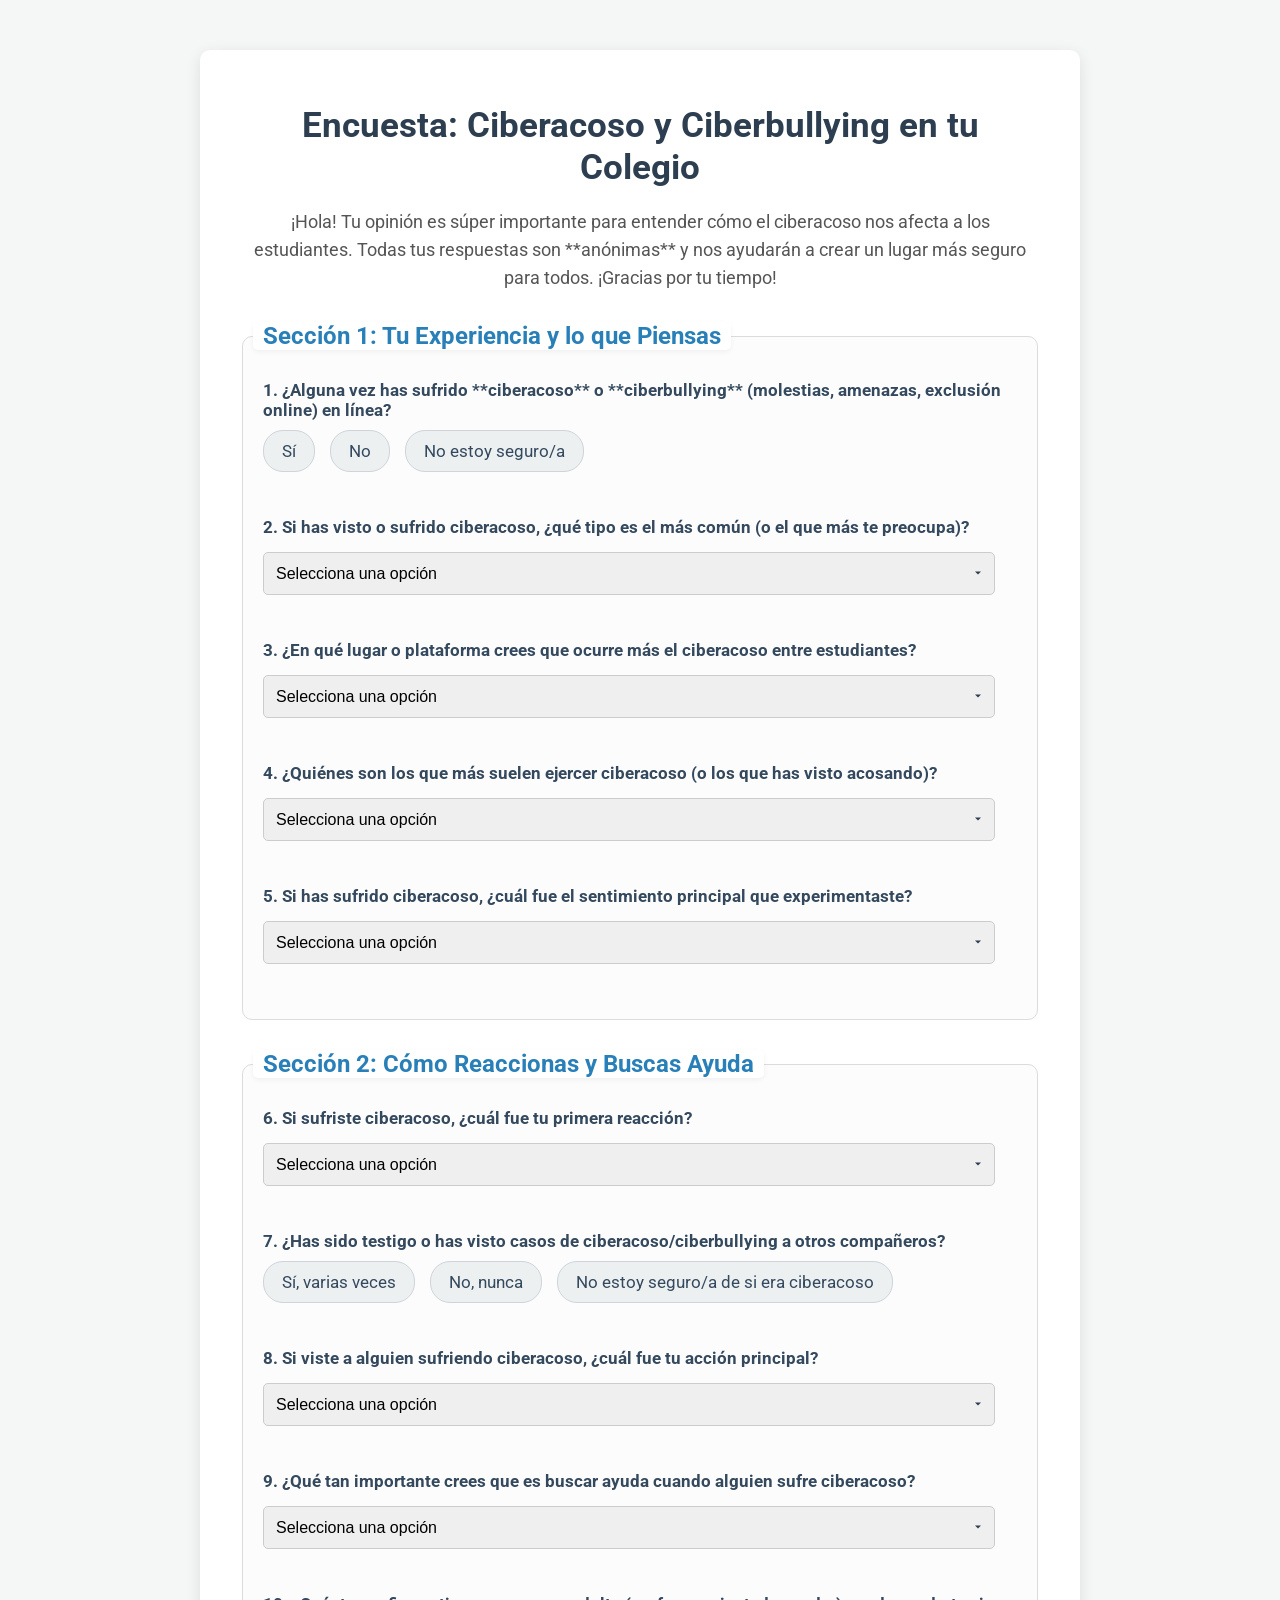
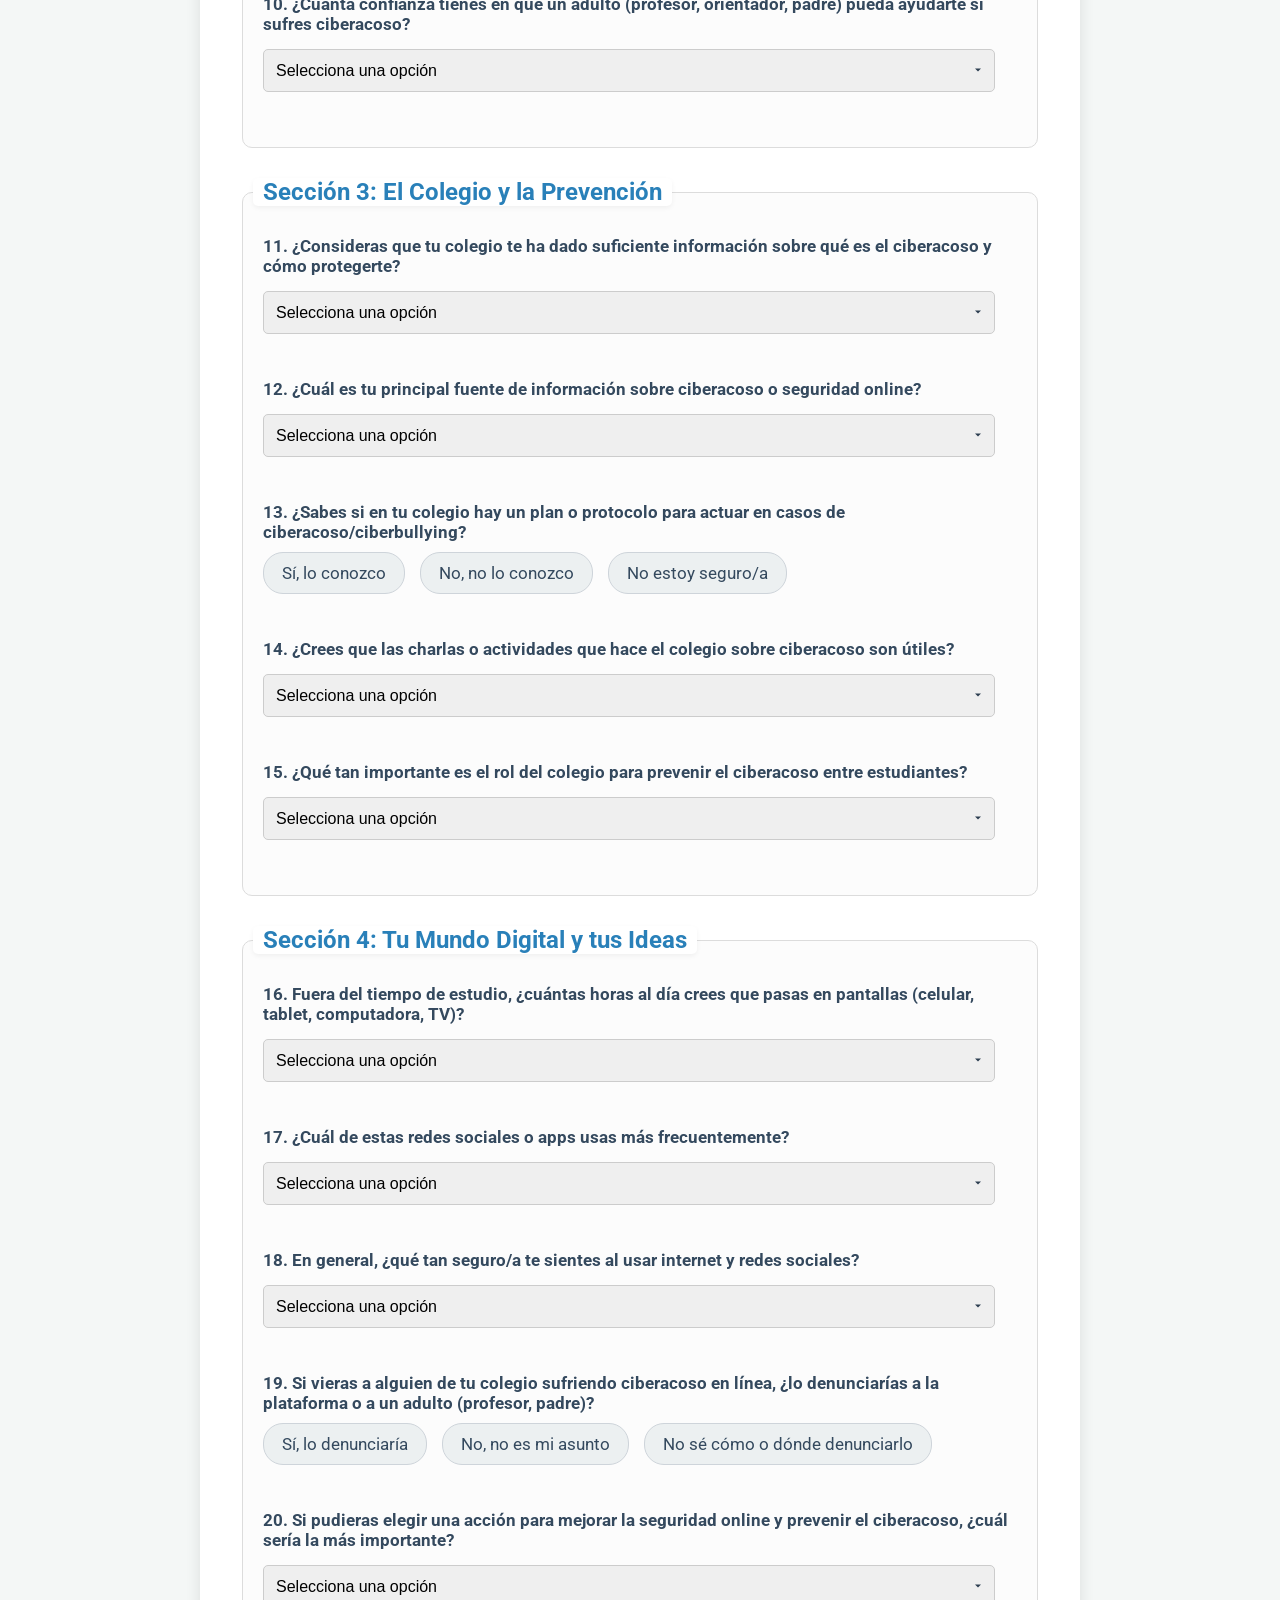
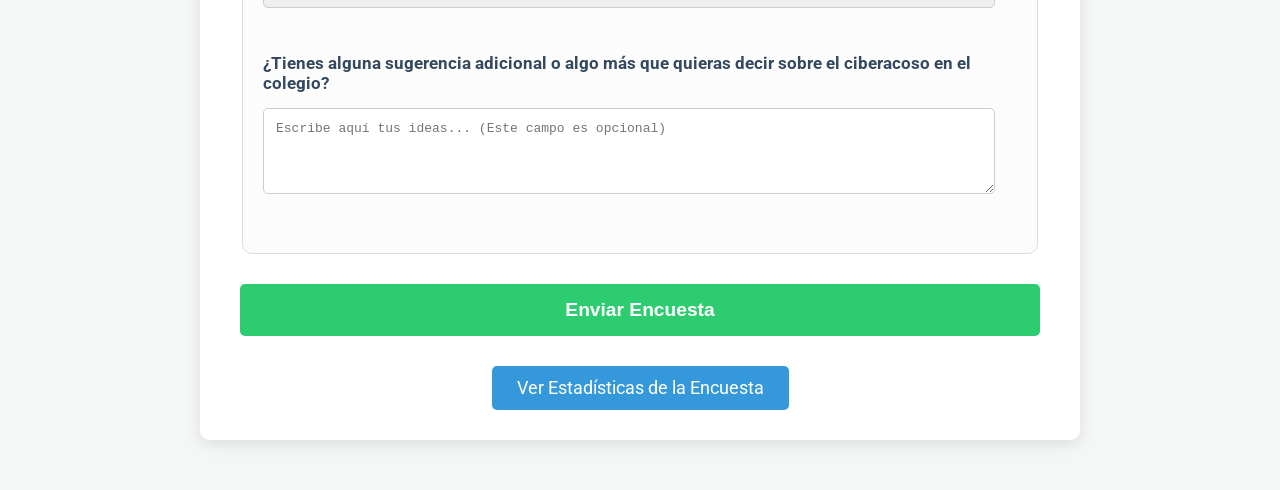
<file: encuesta/index.html>
<!DOCTYPE html>
<html lang="es">
<head>
    <meta charset="UTF-8">
    <meta name="viewport" content="width=device-width, initial-scale=1.0">
    <title>Encuesta: Ciberacoso en tu Colegio</title>
    <link rel="stylesheet" href="style.css">
</head>
<body>
    <div class="container">
        <h1>Encuesta: Ciberacoso y Ciberbullying en tu Colegio</h1>
        <p class="description">¡Hola! Tu opinión es súper importante para entender cómo el ciberacoso nos afecta a los estudiantes. Todas tus respuestas son **anónimas** y nos ayudarán a crear un lugar más seguro para todos. ¡Gracias por tu tiempo!</p>

        <form id="encuestaForm" action="submit_encuesta.php" method="POST">
            <fieldset class="form-section">
                <legend>Sección 1: Tu Experiencia y lo que Piensas</legend>

                <div class="form-group">
                    <label>1. ¿Alguna vez has sufrido **ciberacoso** o **ciberbullying** (molestias, amenazas, exclusión online) en línea?</label>
                    <div class="radio-group">
                        <input type="radio" id="p1_si" name="p1_sufrido_ciberacoso" value="si" required>
                        <label for="p1_si">Sí</label>
                        <input type="radio" id="p1_no" name="p1_sufrido_ciberacoso" value="no">
                        <label for="p1_no">No</label>
                        <input type="radio" id="p1_no_seguro" name="p1_sufrido_ciberacoso" value="no_estoy_seguro">
                        <label for="p1_no_seguro">No estoy seguro/a</label>
                    </div>
                </div>

                <div class="form-group">
                    <label>2. Si has visto o sufrido ciberacoso, ¿qué tipo es el más común (o el que más te preocupa)?</label>
                    <select name="p2_tipo_mas_comun" required>
                        <option value="">Selecciona una opción</option>
                        <option value="mensajes_ofensivos">Mensajes o comentarios ofensivos/amenazas</option>
                        <option value="rumores">Difusión de rumores o mentiras</option>
                        <option value="fotos_sin_permiso">Publicación de fotos/videos sin permiso</option>
                        <option value="exclusion_grupos">Exclusión de grupos o chats</option>
                        <option value="suplantacion">Suplantación de identidad</option>
                        <option value="otro">Otro tipo</option>
                    </select>
                </div>

                <div class="form-group">
                    <label>3. ¿En qué lugar o plataforma crees que ocurre más el ciberacoso entre estudiantes?</label>
                    <select name="p3_donde_ciberacoso" required>
                        <option value="">Selecciona una opción</option>
                        <option value="redes_sociales">En redes sociales (Instagram, TikTok, X)</option>
                        <option value="apps_mensajeria">En apps de mensajería (WhatsApp, Telegram)</option>
                        <option value="juegos_online">En juegos online</option>
                        <option value="dentro_colegio">Relacionado con el colegio (aunque sea fuera de línea)</option>
                        <option value="otro">En otra plataforma</option>
                    </select>
                </div>

                <div class="form-group">
                    <label>4. ¿Quiénes son los que más suelen ejercer ciberacoso (o los que has visto acosando)?</label>
                    <select name="p4_quien_acosa" required>
                        <option value="">Selecciona una opción</option>
                        <option value="companeros_colegio">Compañeros del colegio</option>
                        <option value="amigos_conocidos">Amigos o conocidos</option>
                        <option value="desconocidos_online">Personas desconocidas online</option>
                        <option value="ex_parejas">Ex-parejas</option>
                        <option value="profesores">Profesores u otros adultos</option>
                        <option value="otro">Otro</option>
                    </select>
                </div>

                <div class="form-group">
                    <label>5. Si has sufrido ciberacoso, ¿cuál fue el sentimiento principal que experimentaste?</label>
                    <select name="p5_sentimiento_sufrir" required>
                        <option value="">Selecciona una opción</option>
                        <option value="tristeza_depresion">Tristeza o depresión</option>
                        <option value="rabia_frustracion">Rabia o frustración</option>
                        <option value="miedo_ansiedad">Miedo o ansiedad</option>
                        <option value="verguenza_humillacion">Vergüenza o humillación</option>
                        <option value="indiferencia">Indiferencia (no me afectó)</option>
                        <option value="no_aplica">No aplica (no he sufrido ciberacoso)</option>
                    </select>
                </div>
            </fieldset>

            <fieldset class="form-section">
                <legend>Sección 2: Cómo Reaccionas y Buscas Ayuda</legend>

                <div class="form-group">
                    <label>6. Si sufriste ciberacoso, ¿cuál fue tu primera reacción?</label>
                    <select name="p6_primera_reaccion" required>
                        <option value="">Selecciona una opción</option>
                        <option value="ignore_bloquee">Lo ignoré o bloqueé a la persona</option>
                        <option value="conte_adulto">Se lo conté a un adulto (padres, profesor, orientador)</option>
                        <option value="lo_enfrente">Le respondí o lo enfrenté</option>
                        <option value="no_hice_nada">No hice nada al principio</option>
                        <option value="no_aplica">No aplica (no he sufrido ciberacoso)</option>
                    </select>
                </div>

                <div class="form-group">
                    <label>7. ¿Has sido testigo o has visto casos de ciberacoso/ciberbullying a otros compañeros?</label>
                    <div class="radio-group">
                        <input type="radio" id="p7_si" name="p7_visto_ciberacoso" value="si" required>
                        <label for="p7_si">Sí, varias veces</label>
                        <input type="radio" id="p7_no" name="p7_visto_ciberacoso" value="no">
                        <label for="p7_no">No, nunca</label>
                        <input type="radio" id="p7_no_seguro" name="p7_visto_ciberacoso" value="no_estoy_seguro">
                        <label for="p7_no_seguro">No estoy seguro/a de si era ciberacoso</label>
                    </div>
                </div>

                <div class="form-group">
                    <label>8. Si viste a alguien sufriendo ciberacoso, ¿cuál fue tu acción principal?</label>
                    <select name="p8_accion_al_ver" required>
                        <option value="">Selecciona una opción</option>
                        <option value="denuncie">Lo denuncié a la plataforma o a un adulto</option>
                        <option value="hable_victima">Le hablé a la víctima para apoyarla</option>
                        <option value="ignore">Lo ignoré o no me metí</option>
                        <option value="defendi_victima">Defendí a la víctima directamente</option>
                        <option value="no_aplica">No aplica (nunca he visto ciberacoso)</option>
                    </select>
                </div>

                <div class="form-group">
                    <label>9. ¿Qué tan importante crees que es buscar ayuda cuando alguien sufre ciberacoso?</label>
                    <select name="p9_importancia_ayuda" required>
                        <option value="">Selecciona una opción</option>
                        <option value="muy_importante">Muy importante</option>
                        <option value="algo_importante">Algo importante</option>
                        <option value="poco_importante">Poco importante</option>
                        <option value="nada_importante">Nada importante</option>
                    </select>
                </div>

                <div class="form-group">
                    <label>10. ¿Cuánta confianza tienes en que un adulto (profesor, orientador, padre) pueda ayudarte si sufres ciberacoso?</label>
                    <select name="p10_confianza_adulto" required>
                        <option value="">Selecciona una opción</option>
                        <option value="mucha_confianza">Mucha confianza</option>
                        <option value="algo_confianza">Algo de confianza</option>
                        <option value="poca_confianza">Poca confianza</option>
                        <option value="nada_confianza">Nada de confianza</option>
                    </select>
                </div>
            </fieldset>

            <fieldset class="form-section">
                <legend>Sección 3: El Colegio y la Prevención</legend>

                <div class="form-group">
                    <label>11. ¿Consideras que tu colegio te ha dado suficiente información sobre qué es el ciberacoso y cómo protegerte?</label>
                    <select name="p11_informacion_colegio" required>
                        <option value="">Selecciona una opción</option>
                        <option value="mucha_informacion">Mucha información</option>
                        <option value="algo_informacion">Algo de información</option>
                        <option value="poca_informacion">Poca información</option>
                        <option value="nada_informacion">Nada de información</option>
                    </select>
                </div>

                <div class="form-group">
                    <label>12. ¿Cuál es tu principal fuente de información sobre ciberacoso o seguridad online?</label>
                    <select name="p12_fuente_principal_info" required>
                        <option value="">Selecciona una opción</option>
                        <option value="colegio_profesores">El colegio o profesores</option>
                        <option value="familiares">Mis padres o familiares</option>
                        <option value="internet_redes">Internet y redes sociales</option>
                        <option value="amigos_companeros">Amigos o compañeros</option>
                        <option value="noticias_tv">Noticias o televisión</option>
                    </select>
                </div>

                <div class="form-group">
                    <label>13. ¿Sabes si en tu colegio hay un plan o protocolo para actuar en casos de ciberacoso/ciberbullying?</label>
                    <div class="radio-group">
                        <input type="radio" id="p13_si" name="p13_protocolo_colegio" value="si_lo_conozco" required>
                        <label for="p13_si">Sí, lo conozco</label>
                        <input type="radio" id="p13_no" name="p13_protocolo_colegio" value="no_lo_conozco">
                        <label for="p13_no">No, no lo conozco</label>
                        <input type="radio" id="p13_no_seguro" name="p13_protocolo_colegio" value="no_estoy_seguro">
                        <label for="p13_no_seguro">No estoy seguro/a</label>
                    </div>
                </div>

                <div class="form-group">
                    <label>14. ¿Crees que las charlas o actividades que hace el colegio sobre ciberacoso son útiles?</label>
                    <select name="p14_utilidad_charlas" required>
                        <option value="">Selecciona una opción</option>
                        <option value="muy_utiles">Muy útiles</option>
                        <option value="utiles">Útiles</option>
                        <option value="poco_utiles">Poco útiles</option>
                        <option value="nada_utiles">Nada útiles</option>
                    </select>
                </div>

                <div class="form-group">
                    <label>15. ¿Qué tan importante es el rol del colegio para prevenir el ciberacoso entre estudiantes?</label>
                    <select name="p15_rol_colegio_prevencion" required>
                        <option value="">Selecciona una opción</option>
                        <option value="muy_importante">Muy importante</option>
                        <option value="importante">Importante</option>
                        <option value="neutro">Neutro (no tienen mucho que hacer)</option>
                        <option value="poco_importante">Poco importante</option>
                    </select>
                </div>
            </fieldset>

            <fieldset class="form-section">
                <legend>Sección 4: Tu Mundo Digital y tus Ideas</legend>

                <div class="form-group">
                    <label>16. Fuera del tiempo de estudio, ¿cuántas horas al día crees que pasas en pantallas (celular, tablet, computadora, TV)?</label>
                    <select name="p16_horas_pantalla" required>
                        <option value="">Selecciona una opción</option>
                        <option value="mas_4_horas">Más de 4 horas</option>
                        <option value="2_4_horas">Entre 2 y 4 horas</option>
                        <option value="1_2_horas">Entre 1 y 2 horas</option>
                        <option value="menos_1_hora">Menos de 1 hora</option>
                    </select>
                </div>

                <div class="form-group">
                    <label>17. ¿Cuál de estas redes sociales o apps usas más frecuentemente?</label>
                    <select name="p17_red_social_mas_usada" required>
                        <option value="">Selecciona una opción</option>
                        <option value="tiktok">TikTok</option>
                        <option value="instagram">Instagram</option>
                        <option value="whatsapp">WhatsApp</option>
                        <option value="youtube">YouTube</option>
                        <option value="discord">Discord</option>
                        <option value="twitter">X (antes Twitter)</option>
                        <option value="facebook">Facebook</option>
                        <option value="otra">Otra (especifica en la última pregunta)</option>
                    </select>
                </div>

                <div class="form-group">
                    <label>18. En general, ¿qué tan seguro/a te sientes al usar internet y redes sociales?</label>
                    <select name="p18_seguridad_online" required>
                        <option value="">Selecciona una opción</option>
                        <option value="muy_seguro">Muy seguro/a</option>
                        <option value="seguro">Seguro/a</option>
                        <option value="ni_seguro_ni_inseguro">Ni seguro/a ni inseguro/a</option>
                        <option value="inseguro">Inseguro/a</option>
                        <option value="muy_inseguro">Muy inseguro/a</option>
                    </select>
                </div>

                <div class="form-group">
                    <label>19. Si vieras a alguien de tu colegio sufriendo ciberacoso en línea, ¿lo denunciarías a la plataforma o a un adulto (profesor, padre)?</label>
                    <div class="radio-group">
                        <input type="radio" id="p19_si" name="p19_denunciarias_online" value="si_lo_denunciaria" required>
                        <label for="p19_si">Sí, lo denunciaría</label>
                        <input type="radio" id="p19_no" name="p19_denunciarias_online" value="no_es_mi_asunto">
                        <label for="p19_no">No, no es mi asunto</label>
                        <input type="radio" id="p19_no_se_como" name="p19_denunciarias_online" value="no_se_como">
                        <label for="p19_no_se_como">No sé cómo o dónde denunciarlo</label>
                    </div>
                </div>

                <div class="form-group">
                    <label>20. Si pudieras elegir una acción para mejorar la seguridad online y prevenir el ciberacoso, ¿cuál sería la más importante?</label>
                    <select name="p20_mejorar_seguridad_online" required>
                        <option value="">Selecciona una opción</option>
                        <option value="mas_charlas">Más charlas o talleres prácticos en el colegio</option>
                        <option value="buzon_anonimo">Crear un buzón o canal anónimo para denunciar</option>
                        <option value="sanciones_claras">Que haya sanciones más claras para los acosadores</option>
                        <option value="apps_mas_seguras">Que las apps y redes sociales sean más seguras</option>
                        <option value="padres_mas_informados">Que los padres estén más informados sobre el tema</option>
                        <option value="otro">Otro (puedes escribir tu idea en la última pregunta del formulario)</option>
                    </select>
                </div>

                <div class="form-group">
                    <label for="sugerencias_adicionales">¿Tienes alguna sugerencia adicional o algo más que quieras decir sobre el ciberacoso en el colegio?</label>
                    <textarea id="sugerencias_adicionales" name="sugerencias_adicionales" rows="4" placeholder="Escribe aquí tus ideas... (Este campo es opcional)"></textarea>
                </div>
            </fieldset>

            <button type="submit" class="submit-button">Enviar Encuesta</button>
        </form>

        <div class="back-button-container">
            <a href="estadisticas.php" class="back-button">Ver Estadísticas de la Encuesta</a>
        </div>
    </div>
</body>
</html>
</file>
<file: encuesta/style.css>
/* style.css */

@import url('https://fonts.googleapis.com/css2?family=Roboto:wght@400;700&display=swap');

body {
    font-family: 'Roboto', sans-serif;
    background-color: #f4f7f6;
    margin: 0;
    padding: 20px;
    display: flex;
    justify-content: center;
    align-items: flex-start; /* Alinea arriba para encuestas largas */
    min-height: 100vh;
    color: #333;
}

.container {
    background-color: #ffffff;
    padding: 30px 40px;
    border-radius: 10px;
    box-shadow: 0 4px 15px rgba(0, 0, 0, 0.1);
    max-width: 800px;
    width: 100%;
    margin-top: 30px; /* Espacio desde la parte superior */
    margin-bottom: 30px;
}

h1 {
    color: #2c3e50;
    text-align: center;
    margin-bottom: 20px;
    font-size: 2.2em;
}

.description {
    text-align: center;
    margin-bottom: 30px;
    color: #555;
    font-size: 1.1em;
    line-height: 1.6;
}

/* Estilos para fieldset y legend (Secciones de la encuesta) */
.form-section {
    border: 1px solid #dcdcdc;
    border-radius: 10px;
    padding: 20px;
    margin-bottom: 30px;
    background-color: #fcfcfc;
}

.form-section legend {
    font-size: 1.5em;
    font-weight: 700;
    color: #2980b9; /* Un color distintivo para las leyendas */
    padding: 0 10px;
    margin-left: -10px; /* Ajuste para alinear con el borde */
    background-color: #ffffff; /* Fondo blanco para la leyenda */
    border-radius: 5px;
    box-shadow: 0 2px 5px rgba(0, 0, 0, 0.05);
}

.form-group {
    margin-bottom: 25px;
}

.form-section .form-group {
    border: none;
    background-color: transparent;
    padding: 10px 0;
}


.form-group label {
    display: block;
    margin-bottom: 10px;
    font-weight: 700;
    color: #34495e;
    font-size: 1.05em;
}

.radio-group,
.checkbox-group { /* Aunque ya no usemos checkboxes, se mantiene para un estilo consistente */
    display: flex;
    flex-wrap: wrap;
    gap: 15px;
}

.radio-group input[type="radio"] {
    display: none;
}

.radio-group label {
    background-color: #ecf0f1;
    padding: 10px 18px;
    border-radius: 20px;
    cursor: pointer;
    transition: background-color 0.3s ease, transform 0.2s ease;
    border: 1px solid #ced4da;
    font-weight: 400;
    margin-bottom: 0;
}

.radio-group input[type="radio"]:checked + label {
    background-color: #3498db;
    color: white;
    border-color: #3498db;
    transform: translateY(-2px);
    box-shadow: 0 2px 5px rgba(0, 0, 0, 0.1);
}

.radio-group label:hover {
    background-color: #dfe6e9;
}


input[type="text"],
input[type="email"],
textarea,
select {
    width: calc(100% - 22px);
    padding: 12px;
    border: 1px solid #ccc;
    border-radius: 5px;
    font-size: 1em;
    box-sizing: border-box;
    margin-top: 5px;
}

textarea {
    resize: vertical;
    min-height: 80px;
}

select {
    appearance: none;
    background-image: url('data:image/svg+xml;charset=US-ASCII,%3Csvg%20xmlns%3D%22http%3A%2F%2Fwww.w3.org%2F2000%2Fsvg%22%20viewBox%3D%220%200%2020%2020%22%3E%3Cpath%20d%3D%22M5%206l5%205%205-5z%22%20fill%3D%22%232c3e50%22%2F%3E%3C%2Fsvg%3E');
    background-repeat: no-repeat;
    background-position: right 10px center;
    background-size: 12px;
}

.submit-button {
    display: block;
    width: 100%;
    padding: 15px;
    background-color: #2ecc71;
    color: white;
    border: none;
    border-radius: 5px;
    font-size: 1.2em;
    font-weight: 700;
    cursor: pointer;
    transition: background-color 0.3s ease, transform 0.2s ease;
    margin-top: 30px;
}

.submit-button:hover {
    background-color: #27ae60;
    transform: translateY(-2px);
    box-shadow: 0 3px 8px rgba(0, 0, 0, 0.2);
}

/* --- NEW STYLES FOR NAVIGATION BUTTONS --- */
.back-button-container {
    text-align: center;
    margin-top: 30px;
}
.back-button {
    display: inline-block;
    padding: 12px 25px;
    background-color: #3498db; /* A nice blue color */
    color: white;
    text-decoration: none;
    border-radius: 5px;
    font-size: 1.1em;
    transition: background-color 0.3s ease;
}
.back-button:hover {
    background-color: #2980b9; /* A darker blue on hover */
}


/* Responsividad básica */
@media (max-width: 768px) {
    .container {
        padding: 20px;
        margin-top: 15px;
        margin-bottom: 15px;
    }

    h1 {
        font-size: 1.8em;
    }

    .form-group label {
        font-size: 1em;
    }

    .radio-group label {
        padding: 8px 15px;
        font-size: 0.95em;
    }

    .radio-group {
        flex-direction: column;
        gap: 10px;
    }
}
</file>
